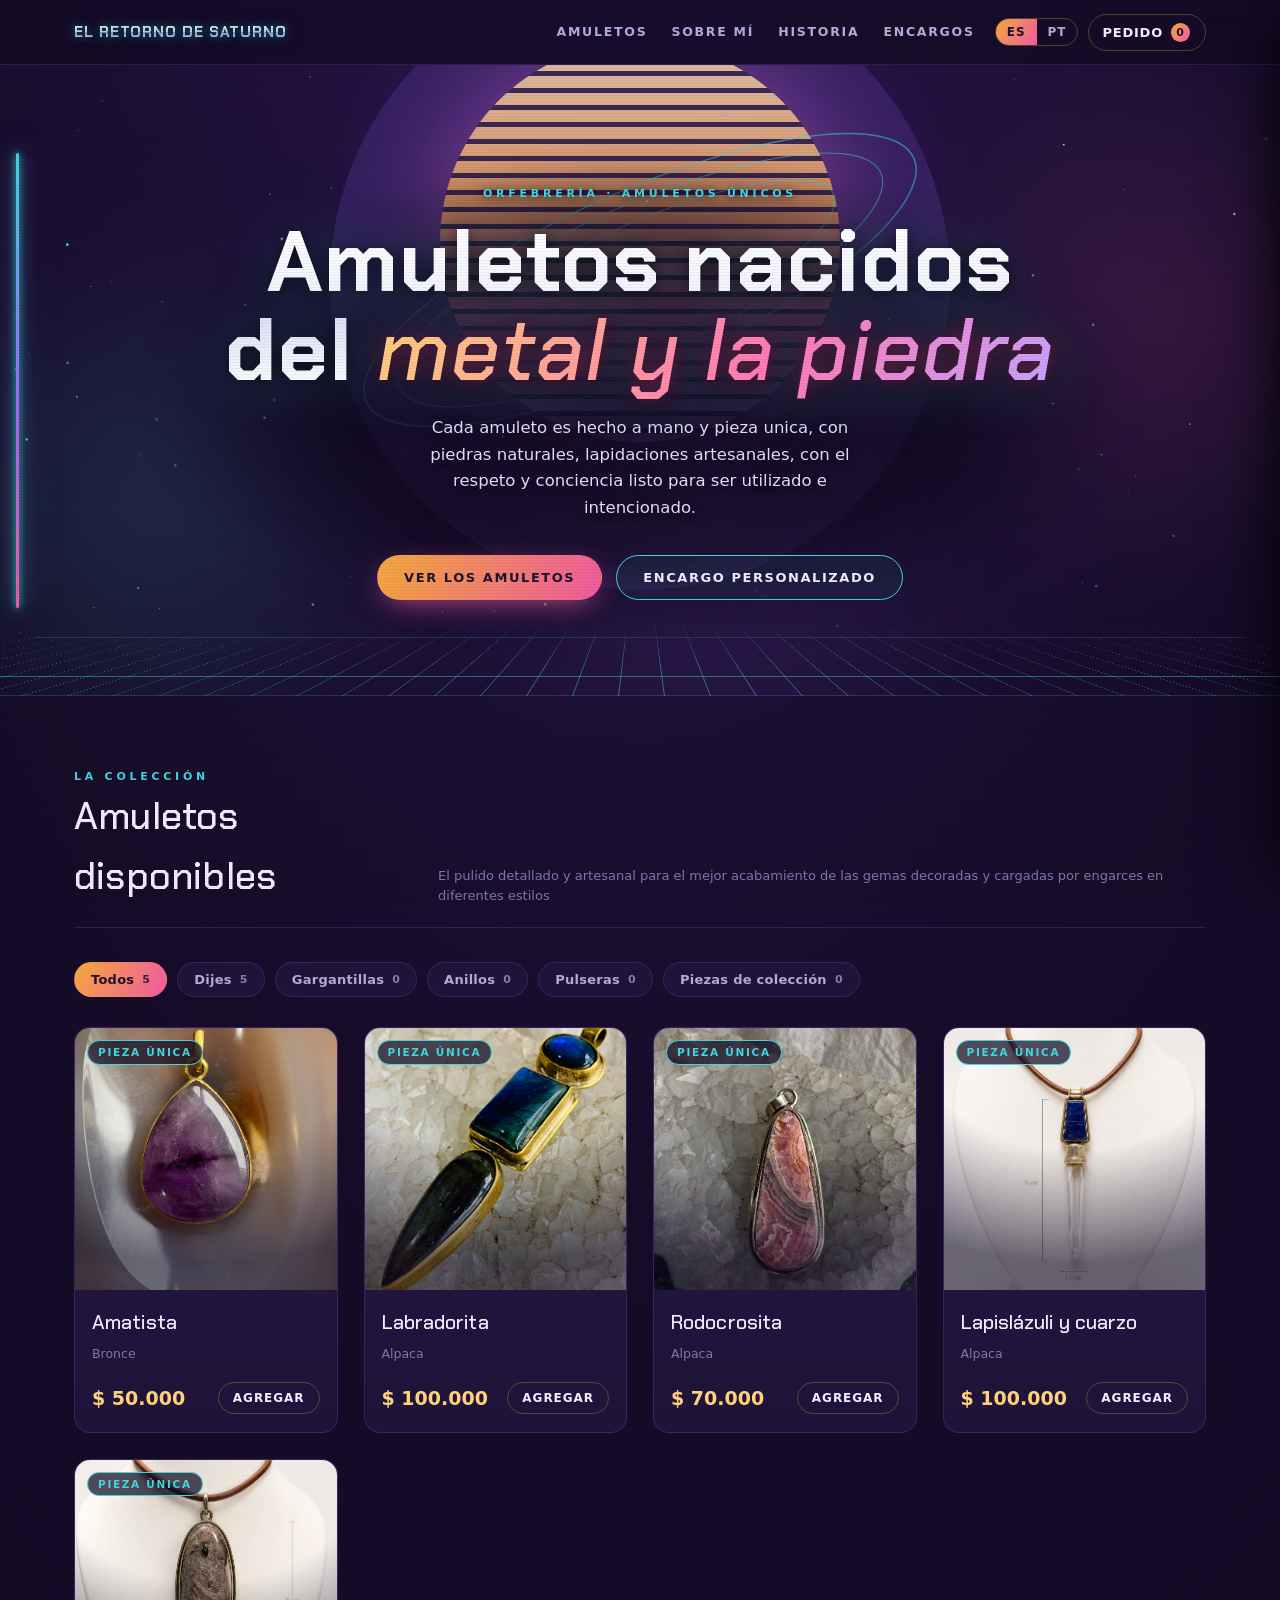
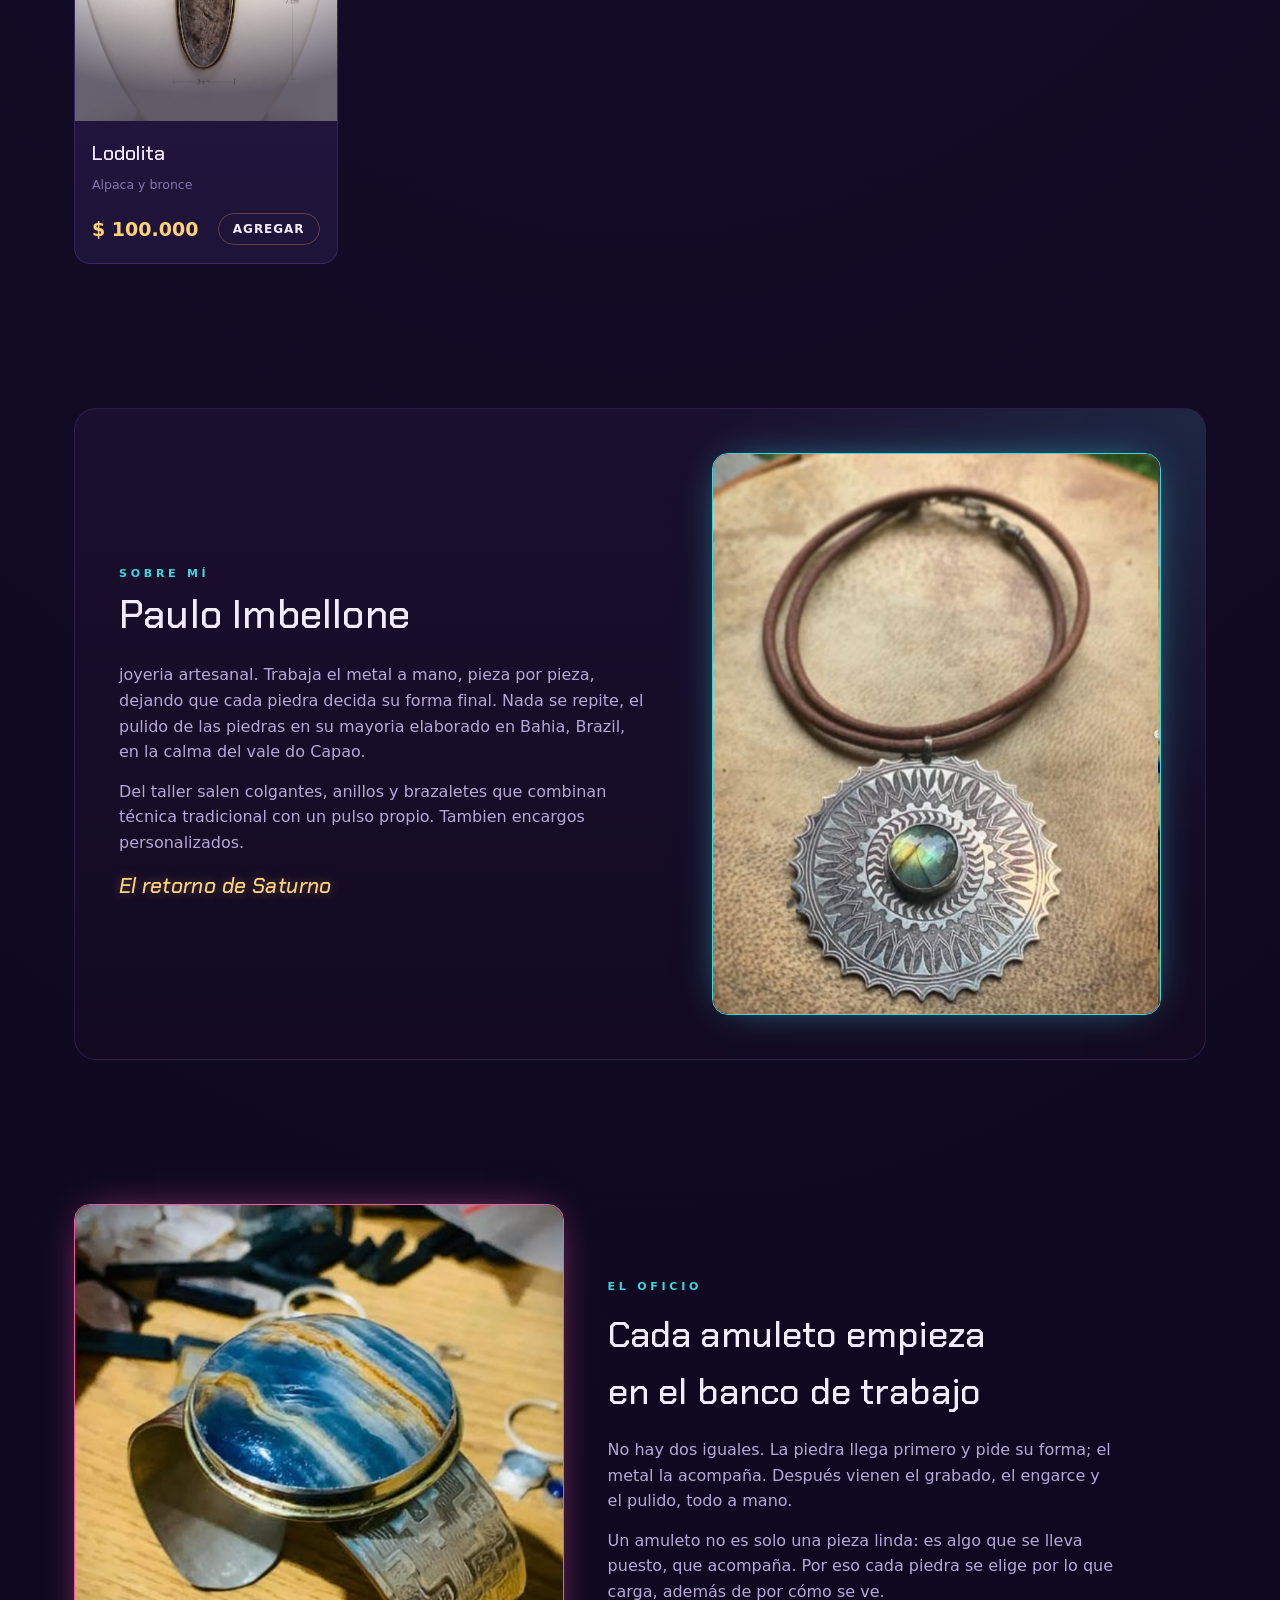
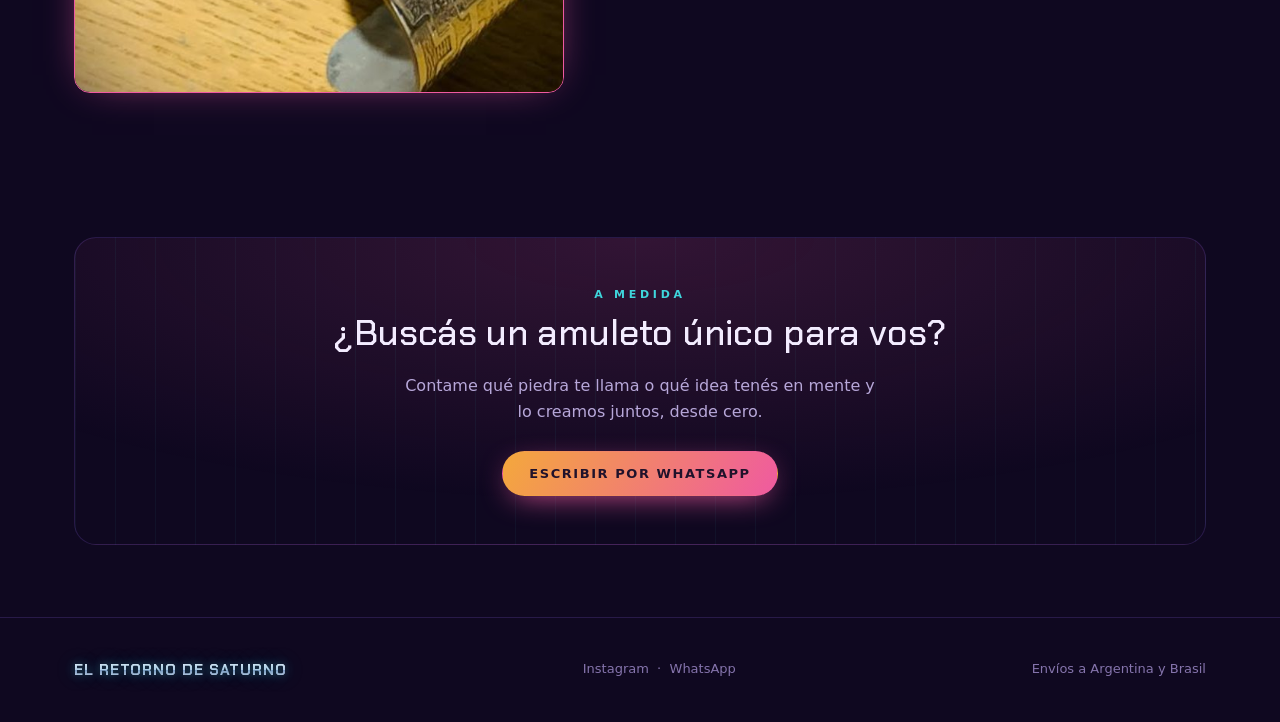
<file: index.html>
<!doctype html>
<html lang="es">
<head>
<meta charset="utf-8">
<meta name="viewport" content="width=device-width, initial-scale=1">
<title>El retorno de Saturno — Amuletos de orfebrería | Paulo Imbellone</title>
<meta name="description" content="Amuletos únicos de plata y piedras naturales, hechos a mano por Paulo Imbellone. Piezas únicas y encargos personalizados. Envíos a Argentina y Brasil.">
<link rel="icon" href="data:image/svg+xml,%3Csvg xmlns='http://www.w3.org/2000/svg' viewBox='0 0 32 32'%3E%3Crect width='32' height='32' rx='7' fill='%230d0c11'/%3E%3Ccircle cx='16' cy='15' r='6' fill='%23e7cd93'/%3E%3Cellipse cx='16' cy='15' rx='12' ry='4' fill='none' stroke='%23c8a25a' stroke-width='1.6' transform='rotate(-20 16 15)'/%3E%3C/svg%3E">
<!-- Vista previa al compartir el link (WhatsApp, redes). Reemplazá la URL por el dominio final. -->
<meta property="og:title" content="El retorno de Saturno — Amuletos de orfebrería">
<meta property="og:description" content="Amuletos únicos de plata y piedras naturales, hechos a mano. Envíos a Argentina y Brasil.">
<meta property="og:type" content="website">
<meta property="og:image" content="img/mandala-labradorita.jpg">
<link rel="stylesheet" href="css/fuentes.css">
<link rel="stylesheet" href="css/estilos.css">
</head>
<body>

<header>
  <div class="wrap bar">
    <div class="brand">El retorno de <b>Saturno</b></div>
    <nav class="links">
      <a href="#amuletos" data-k="nav_amuletos">Amuletos</a>
      <a href="#artista" data-k="nav_artista">Sobre mí</a>
      <a href="#historia" data-k="nav_historia">Historia</a>
      <a href="#encargos" data-k="nav_encargos">Encargos</a>
    </nav>
    <div class="tools">
      <div class="lang">
        <button data-lang="es" class="on">ES</button>
        <button data-lang="pt">PT</button>
      </div>
      <button class="cartbtn" onclick="ERS.openCart()">
        <span data-k="cart_word">Pedido</span>
        <span class="count" id="count">0</span>
      </button>
    </div>
  </div>
</header>

<section class="hero">
  <i class="neon-l" aria-hidden="true"></i>
  <span class="fog" aria-hidden="true"><i class="f1"></i><i class="f2"></i><i class="f3"></i></span>
  <canvas id="stars"></canvas>
  <svg class="halo" viewBox="0 0 600 600" fill="none" aria-hidden="true">
    <defs>
      <radialGradient id="g" cx="50%" cy="50%" r="50%">
        <stop offset="0%" stop-color="#8a76b8" stop-opacity=".28"/>
        <stop offset="55%" stop-color="#8a76b8" stop-opacity="0"/>
      </radialGradient>
    </defs>
    <circle cx="300" cy="300" r="300" fill="url(#g)"/>
    <g transform="rotate(-24 300 300)">
      <ellipse cx="300" cy="300" rx="290" ry="86" stroke="#c8a25a" stroke-opacity=".55" stroke-width="1.4"/>
      <ellipse cx="300" cy="300" rx="255" ry="72" stroke="#e7cd93" stroke-opacity=".28" stroke-width="1"/>
      <ellipse cx="300" cy="300" rx="205" ry="54" stroke="#c8a25a" stroke-opacity=".2" stroke-width="1"/>
    </g>
  </svg>
  <div class="wrap inner">
    <div class="eyebrow" data-k="hero_eyebrow">Orfebrería · amuletos únicos</div>
    <h1 data-k="hero_title">Amuletos nacidos del <span class="it">metal y la piedra</span></h1>
    <p class="sub" data-k="hero_sub">Cada amuleto de Paulo Imbellone es único, forjado a mano y engarzado con piedras naturales. Envíos a toda Argentina y Brasil.</p>
    <div class="cta-row">
      <button class="btn solid" onclick="ERS.goTo('#amuletos')" data-k="hero_cta1">Ver los amuletos</button>
      <button class="btn ghost" onclick="ERS.goTo('#encargos')" data-k="hero_cta2">Encargo personalizado</button>
    </div>
  </div>
</section>

<main class="wrap">
  <section id="amuletos">
    <div class="sec-head">
      <div>
        <div class="eyebrow" data-k="collection_eyebrow">La colección</div>
        <h2 data-k="collection_title">Amuletos disponibles</h2>
      </div>
      <p data-k="collection_note">Cada uno es único — cuando se va, se va.</p>
    </div>
    <div class="pills" id="pills"></div>
    <div class="grid" id="grid"></div>
  </section>

  <section id="artista">
    <div class="about">
      <div>
        <div class="eyebrow" data-k="about_eyebrow">Sobre mí</div>
        <h2 data-k="about_title">Paulo Imbellone</h2>
        <p data-k="about_p1"></p>
        <p data-k="about_p2"></p>
        <div class="sig" data-k="about_sig">El retorno de Saturno</div>
      </div>
      <div class="art"><img src="img/mandala-labradorita.jpg" alt="Amuleto de plata con labradorita sobre cuero"></div>
    </div>
  </section>

  <section id="historia">
    <div class="historia">
      <div class="art"><img src="img/onix-azul.jpg" alt="Brazalete de plata en el taller"></div>
      <div>
        <div class="eyebrow" data-k="historia_eyebrow">El oficio</div>
        <h2 data-k="historia_title">Cada amuleto empieza en el banco de trabajo</h2>
        <p data-k="historia_p1"></p>
        <p data-k="historia_p2"></p>
      </div>
    </div>
  </section>

  <section id="encargos">
    <div class="custom">
      <div class="eyebrow" data-k="custom_eyebrow">A medida</div>
      <h2 data-k="custom_title">¿Buscás un amuleto único para vos?</h2>
      <p data-k="custom_p">Contame qué piedra te llama o qué idea tenés en mente y lo creamos juntos, desde cero.</p>
      <button class="btn solid" onclick="ERS.customWA()" data-k="custom_cta">Escribir por WhatsApp</button>
    </div>
  </section>
</main>

<footer>
  <div class="wrap footrow">
    <div class="brand">El retorno de <b>Saturno</b></div>
    <div>
      <a href="#" data-ig target="_blank" rel="noopener">Instagram</a>
      &nbsp;·&nbsp;
      <a href="#" onclick="ERS.customWA();return false">WhatsApp</a>
    </div>
    <div data-k="foot_ship">Envíos a Argentina y Brasil</div>
  </div>
</footer>

<!-- FICHA -->
<div class="scrim" id="scrim" onclick="if(event.target===this)ERS.closeModal()">
  <div class="modal" id="modal"></div>
</div>

<!-- CARRITO -->
<div class="drawer" id="drawer">
  <h3><span data-k="cart_title">Tu pedido</span><button onclick="ERS.closeCart()" aria-label="Cerrar">✕</button></h3>
  <div class="items" id="items"></div>
  <div class="footer2">
    <div class="subrow"><span data-k="subtotal">Subtotal</span><span class="v" id="subtotal">$ 0</span></div>
    <p class="ship" data-k="ship_note">Coordinamos envío y forma de pago por WhatsApp.</p>
    <button class="wa" id="wabtn" onclick="ERS.checkout()" disabled>
      <svg width="20" height="20" viewBox="0 0 24 24" fill="currentColor"><path d="M12 2a10 10 0 0 0-8.6 15l-1.3 4.7 4.8-1.3A10 10 0 1 0 12 2Zm5.3 14.1c-.2.6-1.2 1.1-1.7 1.2-.4.1-1 .1-1.6-.1-.4-.1-.9-.3-1.5-.6-2.7-1.2-4.4-3.9-4.6-4.1-.1-.2-1-1.4-1-2.6 0-1.2.6-1.8.9-2.1.2-.2.5-.3.7-.3h.5c.2 0 .4 0 .6.5l.8 1.9c.1.2.1.4 0 .5l-.4.6c-.2.2-.3.4-.1.7.2.3.8 1.3 1.7 2.1 1.2 1 2.1 1.4 2.4 1.5.2.1.4.1.5-.1l.7-.8c.2-.2.3-.2.6-.1l1.8.9c.3.1.4.2.5.3.1.2.1.8-.2 1.6Z"/></svg>
      <span data-k="checkout">Finalizar por WhatsApp</span>
    </button>
  </div>
</div>

<script src="js/datos.js"></script>
<script src="js/app.js"></script>
</body>
</html>
</file>
<file: css/fuentes.css>
/* Chakra Petch (SIL OFL) embebida — subsets latin + latin-ext */
@font-face {
  font-family: 'Chakra Petch';
  font-style: italic;
  font-weight: 500;
  font-display: swap;
  src: url([data-uri]) format('woff2');
  unicode-range: U+0100-02BA, U+02BD-02C5, U+02C7-02CC, U+02CE-02D7, U+02DD-02FF, U+0304, U+0308, U+0329, U+1D00-1DBF, U+1E00-1E9F, U+1EF2-1EFF, U+2020, U+20A0-20AB, U+20AD-20C0, U+2113, U+2C60-2C7F, U+A720-A7FF;
}
@font-face {
  font-family: 'Chakra Petch';
  font-style: italic;
  font-weight: 500;
  font-display: swap;
  src: url([data-uri]) format('woff2');
  unicode-range: U+0000-00FF, U+0131, U+0152-0153, U+02BB-02BC, U+02C6, U+02DA, U+02DC, U+0304, U+0308, U+0329, U+2000-206F, U+20AC, U+2122, U+2191, U+2193, U+2212, U+2215, U+FEFF, U+FFFD;
}
@font-face {
  font-family: 'Chakra Petch';
  font-style: normal;
  font-weight: 500;
  font-display: swap;
  src: url([data-uri]) format('woff2');
  unicode-range: U+0100-02BA, U+02BD-02C5, U+02C7-02CC, U+02CE-02D7, U+02DD-02FF, U+0304, U+0308, U+0329, U+1D00-1DBF, U+1E00-1E9F, U+1EF2-1EFF, U+2020, U+20A0-20AB, U+20AD-20C0, U+2113, U+2C60-2C7F, U+A720-A7FF;
}
@font-face {
  font-family: 'Chakra Petch';
  font-style: normal;
  font-weight: 500;
  font-display: swap;
  src: url([data-uri]) format('woff2');
  unicode-range: U+0000-00FF, U+0131, U+0152-0153, U+02BB-02BC, U+02C6, U+02DA, U+02DC, U+0304, U+0308, U+0329, U+2000-206F, U+20AC, U+2122, U+2191, U+2193, U+2212, U+2215, U+FEFF, U+FFFD;
}
@font-face {
  font-family: 'Chakra Petch';
  font-style: normal;
  font-weight: 700;
  font-display: swap;
  src: url([data-uri]) format('woff2');
  unicode-range: U+0100-02BA, U+02BD-02C5, U+02C7-02CC, U+02CE-02D7, U+02DD-02FF, U+0304, U+0308, U+0329, U+1D00-1DBF, U+1E00-1E9F, U+1EF2-1EFF, U+2020, U+20A0-20AB, U+20AD-20C0, U+2113, U+2C60-2C7F, U+A720-A7FF;
}
@font-face {
  font-family: 'Chakra Petch';
  font-style: normal;
  font-weight: 700;
  font-display: swap;
  src: url([data-uri]) format('woff2');
  unicode-range: U+0000-00FF, U+0131, U+0152-0153, U+02BB-02BC, U+02C6, U+02DA, U+02DC, U+0304, U+0308, U+0329, U+2000-206F, U+20AC, U+2122, U+2191, U+2193, U+2212, U+2215, U+FEFF, U+FFFD;
}
</file>
<file: css/estilos.css>
/* ============================================================================
   EL RETORNO DE SATURNO — Estilos "Retrofuturista"
   Variante de la dirección Cosmos: atardecer de neón, cromados, sol de líneas
   y grilla de horizonte. Mismo contenido (datos.js), otra piel.
   ============================================================================ */
:root{
  --bg:#130a22; --bg2:#1a0f2e; --panel:#1e1338; --panel2:#271748;
  --ink:#f3ecff; --muted:#b7a7d9; --faint:#8574ac;
  --amber:#f4a83c; --gold:#f4a83c; --gold-hi:#ffd27a;
  --coral:#ef5aa0; --violet:#9a6cff; --teal:#3fd6dc; --chrome:#e3e8f6;
  --line:rgba(244,168,60,.30); --line-soft:rgba(154,108,255,.18);
  --serif:"Iowan Old Style","Palatino Linotype",Palatino,Georgia,serif;
  --urban:"Chakra Petch","Bahnschrift","Segoe UI",system-ui,sans-serif;
  --sans:system-ui,-apple-system,"Segoe UI",Roboto,Helvetica,Arial,sans-serif;
}
*{box-sizing:border-box}
html{scroll-behavior:smooth}
body{margin:0;background:var(--bg);color:var(--ink);font-family:var(--sans);
  line-height:1.6;-webkit-font-smoothing:antialiased;overflow-x:hidden;
  background-image:radial-gradient(140% 90% at 50% -10%,#2a1550 0%,#160c28 45%,#0f0820 100%)}
/* leve textura de scanlines */
body::before{content:"";position:fixed;inset:0;z-index:1;pointer-events:none;opacity:.35;
  background:repeating-linear-gradient(0deg,rgba(0,0,0,.13) 0 1px,transparent 1px 3px);mix-blend-mode:multiply}
img{max-width:100%;display:block}
a{color:inherit;text-decoration:none}
h1,h2,h3{font-family:var(--urban);font-weight:500;text-wrap:balance;margin:0;letter-spacing:.005em}
.wrap{max-width:1180px;margin:0 auto;padding:0 24px}
.eyebrow{font-family:var(--sans);text-transform:uppercase;letter-spacing:.34em;
  font-size:11px;color:var(--teal);font-weight:700}

/* header */
header{position:sticky;top:0;z-index:40;background:rgba(19,10,34,.7);
  backdrop-filter:blur(14px);border-bottom:1px solid var(--line-soft)}
.bar{display:flex;align-items:center;gap:20px;height:64px}
.brand{font-family:var(--urban);font-weight:700;letter-spacing:.06em;white-space:nowrap;
  text-transform:uppercase;font-size:15px;
  background:linear-gradient(#ffffff,#c7cdea 48%,#8f97c4 52%,#ffffff);
  -webkit-background-clip:text;background-clip:text;color:transparent;
  text-shadow:0 0 10px rgba(63,214,220,.45),0 0 22px rgba(63,214,220,.25)}
.brand b{font-weight:800}
nav.links{display:flex;gap:24px;margin-left:auto;font-size:12.5px;color:var(--muted);
  text-transform:uppercase;letter-spacing:.14em;font-weight:600}
nav.links a:hover{color:var(--teal)}
.tools{display:flex;align-items:center;gap:10px}
.lang{display:flex;border:1px solid var(--line);border-radius:999px;overflow:hidden}
.lang button{background:none;border:0;color:var(--muted);font:700 12px/1 var(--sans);
  padding:7px 11px;cursor:pointer;letter-spacing:.08em}
.lang button.on{background:linear-gradient(120deg,var(--amber),var(--coral));color:#20122b}
.cartbtn{position:relative;background:none;border:1px solid var(--line);color:var(--ink);
  border-radius:999px;padding:8px 15px 8px 13px;cursor:pointer;font:700 13px/1 var(--sans);
  display:flex;align-items:center;gap:8px;text-transform:uppercase;letter-spacing:.06em}
.cartbtn:hover{border-color:var(--teal);box-shadow:0 0 0 1px var(--teal),0 0 18px -4px var(--teal)}
.cartbtn .count{background:linear-gradient(120deg,var(--amber),var(--coral));color:#20122b;
  border-radius:999px;min-width:19px;height:19px;font-size:11px;display:inline-flex;
  align-items:center;justify-content:center;padding:0 5px;font-weight:800}
@media(max-width:820px){nav.links{display:none}}

/* ---------- HERO retrofuturista ---------- */
.hero{position:relative;text-align:center;padding:120px 0 96px;overflow:hidden;isolation:isolate}
/* sol retro de líneas */
.hero::before{content:"";position:absolute;left:50%;top:28%;translate:-50% -50%;z-index:0;
  width:400px;height:400px;max-width:82vw;border-radius:50%;pointer-events:none;opacity:.9;
  background:
    repeating-linear-gradient(180deg,transparent 0 12px,rgba(19,10,34,.9) 12px 17px),
    linear-gradient(180deg,#ffe6a6 0%,#f7a13e 42%,#ef5aa0 72%,#9a6cff 100%);
  box-shadow:0 0 90px -10px rgba(239,90,160,.45),0 0 160px 10px rgba(154,108,255,.3)}
/* grilla de horizonte */
.hero::after{content:"";position:absolute;left:-20%;right:-20%;bottom:0;height:42%;z-index:0;
  pointer-events:none;transform:perspective(340px) rotateX(62deg);transform-origin:bottom center;
  background:
    repeating-linear-gradient(90deg,rgba(63,214,220,.5) 0 1px,transparent 1px 46px),
    repeating-linear-gradient(0deg,rgba(63,214,220,.5) 0 1px,transparent 1px 46px);
  -webkit-mask:linear-gradient(transparent,#000 75%);mask:linear-gradient(transparent,#000 75%)}
#stars{position:absolute;inset:0;width:100%;height:100%;z-index:1}
.hero .halo{position:absolute;left:50%;top:34%;translate:-50% -50%;width:620px;height:620px;
  max-width:120vw;z-index:1;pointer-events:none;opacity:.9}
.hero .halo ellipse{stroke:var(--teal)!important;stroke-opacity:.6!important}
.hero .halo circle{fill:rgba(154,108,255,.18)!important}
.hero .inner{position:relative;z-index:3}
/* fondo oscuro difuso detrás del texto: el sol se ve alrededor, el texto queda legible */
.hero .inner::before{content:"";position:absolute;left:50%;top:52%;translate:-50% -50%;z-index:-1;
  width:min(1150px,128%);height:150%;pointer-events:none;
  background:radial-gradient(58% 54% at 50% 50%,rgba(14,8,26,.9) 0,rgba(14,8,26,.72) 46%,transparent 74%);
  filter:blur(10px)}
.hero .inner .eyebrow{text-shadow:0 1px 8px rgba(10,5,20,.95)}
.hero h1{font-size:clamp(42px,8.5vw,86px);font-weight:700;line-height:1.04;letter-spacing:.012em;margin:14px 0;
  background:linear-gradient(#ffffff,#f1f3fc 46%,#dbe0f3 56%,#ffffff);
  -webkit-background-clip:text;background-clip:text;color:transparent;
  filter:drop-shadow(0 2px 10px rgba(8,4,18,.9)) drop-shadow(0 0 24px rgba(63,214,220,.22))}
.hero h1 .it{font-style:italic;font-weight:500;
  background:linear-gradient(120deg,#ffd27a,#ff7ab6 58%,#c6a3ff);
  -webkit-background-clip:text;background-clip:text;color:transparent;
  filter:drop-shadow(0 0 10px rgba(239,90,160,.55)) drop-shadow(0 2px 8px rgba(8,4,18,.9));
  animation:it-neon 5.5s infinite}
.hero p.sub{max-width:44ch;margin:20px auto 0;color:#e7dcff;font-size:16.5px;
  text-shadow:0 1px 8px rgba(10,5,20,.85)}
.cta-row{display:flex;gap:14px;justify-content:center;flex-wrap:wrap;margin-top:34px}
.btn{font:700 13px/1 var(--sans);letter-spacing:.12em;text-transform:uppercase;
  padding:15px 26px;border-radius:999px;cursor:pointer;border:1px solid transparent;transition:.18s}
.btn.solid{background:linear-gradient(120deg,var(--amber),var(--coral));color:#20122b;
  box-shadow:0 8px 30px -10px var(--coral)}
.btn.solid:hover{filter:brightness(1.08);box-shadow:0 8px 34px -6px var(--coral)}
.btn.ghost{background:rgba(63,214,220,.06);color:var(--ink);border-color:var(--teal)}
.btn.ghost:hover{background:rgba(63,214,220,.14);box-shadow:0 0 20px -6px var(--teal)}

/* sections */
section{padding:72px 0}
.sec-head{display:flex;align-items:flex-end;justify-content:space-between;gap:20px;
  margin-bottom:34px;border-bottom:1px solid var(--line-soft);padding-bottom:20px}
.sec-head h2{font-size:clamp(26px,4vw,38px)}
.sec-head p{color:var(--faint);font-size:13px;margin:6px 0 0}

/* product grid */
.grid{display:grid;grid-template-columns:repeat(auto-fill,minmax(250px,1fr));gap:26px}
.card{background:linear-gradient(180deg,var(--panel2),var(--panel));border:1px solid var(--line-soft);
  border-radius:16px;overflow:hidden;display:flex;flex-direction:column;cursor:pointer;
  transition:.22s;position:relative}
.card:hover{transform:translateY(-4px);border-color:var(--teal);
  box-shadow:0 24px 50px -28px rgba(63,214,220,.55),0 0 0 1px rgba(63,214,220,.4) inset}
.ph{position:relative;aspect-ratio:1/1;overflow:hidden;background:#0d0720}
.ph img{width:100%;height:100%;object-fit:cover;transition:.5s}
.card:hover .ph img{transform:scale(1.05)}
.ph::after{content:"";position:absolute;inset:0;
  background:radial-gradient(120% 90% at 50% 0,transparent 52%,rgba(13,7,32,.6))}
.tag{position:absolute;top:12px;left:12px;z-index:2;background:rgba(19,10,34,.72);
  border:1px solid var(--teal);color:var(--teal);font:700 10.5px/1 var(--sans);
  letter-spacing:.16em;text-transform:uppercase;padding:6px 10px;border-radius:999px}
.card .body{padding:16px 17px 18px;display:flex;flex-direction:column;gap:6px;flex:1}
.card h3{font-size:20px}
.card .mat{color:var(--faint);font-size:12.5px}
.card .foot{margin-top:auto;display:flex;align-items:center;justify-content:space-between;padding-top:12px}
.price{font-family:var(--sans);font-weight:800;font-size:19px;color:var(--gold-hi);
  font-variant-numeric:tabular-nums}
.mini{font:700 12px/1 var(--sans);letter-spacing:.08em;text-transform:uppercase;
  border:1px solid var(--line);color:var(--ink);background:none;border-radius:999px;
  padding:9px 14px;cursor:pointer;transition:.16s}
.mini:hover{background:linear-gradient(120deg,var(--amber),var(--coral));color:#20122b;border-color:transparent}
.mini.in{background:rgba(63,214,220,.14);border-color:var(--teal);color:var(--teal)}

/* about */
.about{display:grid;grid-template-columns:1.1fr .9fr;gap:44px;align-items:center;
  background:linear-gradient(180deg,var(--bg2),var(--bg));border:1px solid var(--line-soft);
  border-radius:22px;padding:44px;position:relative;overflow:hidden}
.about::before{content:"";position:absolute;inset:0;pointer-events:none;
  background:radial-gradient(80% 120% at 100% 0,rgba(63,214,220,.12),transparent 55%)}
.about>*{position:relative}
.about h2{font-size:clamp(26px,4vw,40px);margin-bottom:16px}
.about p{color:var(--muted);margin:0 0 14px;max-width:52ch}
.about .sig{font-family:var(--urban);font-style:italic;font-weight:500;font-size:21px;letter-spacing:.02em;color:var(--gold-hi);margin-top:6px;text-shadow:0 0 12px rgba(255,210,122,.35)}
.about .art{position:relative;aspect-ratio:4/5;border-radius:16px;overflow:hidden;border:1px solid var(--teal);
  box-shadow:0 0 40px -18px var(--teal)}
.about .art img{width:100%;height:100%;object-fit:cover}
@media(max-width:820px){.about{grid-template-columns:1fr;padding:28px}}

/* historia */
.historia{display:grid;grid-template-columns:.9fr 1.1fr;gap:44px;align-items:center}
.historia .art{aspect-ratio:1/1;border-radius:16px;overflow:hidden;border:1px solid var(--coral);
  box-shadow:0 0 40px -18px var(--coral)}
.historia .art img{width:100%;height:100%;object-fit:cover}
.historia h2{font-size:clamp(24px,4vw,36px);margin:10px 0 16px}
.historia p{color:var(--muted);margin:0 0 14px;max-width:50ch}
@media(max-width:820px){.historia{grid-template-columns:1fr}.historia .art{order:-1}}

/* custom band */
.custom{text-align:center;border:1px solid var(--line-soft);border-radius:22px;padding:48px 24px;
  background:
    repeating-linear-gradient(90deg,rgba(63,214,220,.05) 0 1px,transparent 1px 40px),
    radial-gradient(120% 140% at 50% 0,rgba(239,90,160,.16),transparent 62%)}
.custom h2{font-size:clamp(24px,4vw,36px);margin-bottom:12px}
.custom p{color:var(--muted);max-width:48ch;margin:0 auto 26px}

footer{border-top:1px solid var(--line-soft);padding:40px 0;color:var(--faint);font-size:13px}
.footrow{display:flex;flex-wrap:wrap;gap:16px;justify-content:space-between;align-items:center}
footer a:hover{color:var(--teal)}

/* modal */
.scrim{position:fixed;inset:0;z-index:60;background:rgba(8,4,18,.74);backdrop-filter:blur(6px);
  display:none;align-items:center;justify-content:center;padding:20px}
.scrim.open{display:flex}
.modal{background:linear-gradient(180deg,var(--panel2),var(--panel));border:1px solid var(--teal);
  border-radius:20px;max-width:860px;width:100%;max-height:90vh;overflow:auto;
  display:grid;grid-template-columns:1fr 1fr;position:relative;box-shadow:0 0 60px -20px var(--teal)}
.modal .mimg{background:#0d0720;display:flex;flex-direction:column;min-height:0}
.modal .stage{position:relative;flex:1;min-height:300px;overflow:hidden}
.modal .stage #mmain{width:100%;height:100%;object-fit:cover;display:block}
.modal .nav{position:absolute;top:50%;translate:0 -50%;width:40px;height:40px;border-radius:50%;
  border:1px solid rgba(255,255,255,.28);background:rgba(13,7,32,.32);backdrop-filter:blur(4px);
  color:#fff;font-size:22px;cursor:pointer;display:flex;align-items:center;justify-content:center;
  opacity:.7;transition:.16s;z-index:2;padding-bottom:3px}
.modal .nav:hover{opacity:1;background:rgba(13,7,32,.6);border-color:var(--teal);box-shadow:0 0 14px -4px var(--teal)}
.modal .nav.prev{left:10px}
.modal .nav.next{right:10px}
.modal .thumbs{display:flex;gap:6px;padding:8px;background:rgba(13,7,32,.55);overflow-x:auto}
.modal .thumbs .th{flex:0 0 auto;width:54px;height:54px;border-radius:8px;overflow:hidden;
  border:1px solid var(--line-soft);background:none;cursor:pointer;padding:0;transition:.15s}
.modal .thumbs .th.on{border-color:var(--teal);box-shadow:0 0 0 1px var(--teal)}
.modal .thumbs .th img{width:100%;height:100%;object-fit:cover}
.modal .mbody{padding:34px 32px;display:flex;flex-direction:column;gap:14px}
.modal h3{font-size:32px}
.modal .desc{color:var(--muted)}
.modal .stone{background:rgba(154,108,255,.12);border:1px solid var(--line-soft);border-radius:12px;padding:14px 16px}
.modal .stone .lab{font:700 10.5px/1 var(--sans);letter-spacing:.18em;text-transform:uppercase;color:var(--teal)}
.modal .stone p{margin:8px 0 0;color:var(--ink);font-size:14px}
.modal .specs{display:flex;flex-direction:column;gap:8px;border-top:1px solid var(--line-soft);
  border-bottom:1px solid var(--line-soft);padding:16px 0;font-size:14px}
.modal .specs div{display:flex;justify-content:space-between;gap:16px}
.modal .specs span{color:var(--faint)}
.modal .price{font-size:28px;margin:0}
.modal .maction{position:sticky;bottom:0;margin-top:auto;display:flex;align-items:center;
  justify-content:space-between;gap:14px;padding:12px 0 2px;
  background:linear-gradient(180deg,rgba(30,19,56,0),var(--panel) 45%)}
.modal .maction .btn{white-space:nowrap}
.closex{position:absolute;top:16px;right:18px;z-index:2;background:rgba(19,10,34,.72);
  border:1px solid var(--teal);color:var(--ink);width:38px;height:38px;border-radius:50%;
  cursor:pointer;font-size:18px}
@media(max-width:680px){
  .scrim{padding:10px}
  .modal{grid-template-columns:1fr;display:flex;flex-direction:column;max-height:90vh;overflow:hidden;max-width:100%}
  .modal .mimg{flex:0 0 auto}
  .modal .stage{flex:none;min-height:0;height:34vh}
  .modal .nav{width:34px;height:34px;font-size:19px}
  .modal .mbody{flex:1 1 auto;overflow-y:auto;padding:18px 18px 14px;gap:12px}
  .modal .maction{background:var(--panel);border-top:1px solid var(--line-soft);padding:12px 0 2px}
  .modal h3{font-size:24px}.modal .price{font-size:24px}
}

/* cart drawer */
.drawer{position:fixed;top:0;right:0;height:100%;width:min(410px,92vw);z-index:70;
  background:linear-gradient(180deg,var(--bg2),var(--bg));border-left:1px solid var(--teal);
  transform:translateX(100%);transition:.3s;display:flex;flex-direction:column;
  box-shadow:-30px 0 60px -30px #000}
.drawer.open{transform:none}
.drawer h3{font-size:22px;padding:22px 22px 16px;border-bottom:1px solid var(--line-soft);
  display:flex;justify-content:space-between;align-items:center}
.drawer h3 button{background:none;border:0;color:var(--muted);font-size:22px;cursor:pointer}
.items{flex:1;overflow:auto;padding:8px 22px}
.empty{color:var(--faint);text-align:center;padding:60px 10px;font-size:14px}
.item{display:flex;gap:13px;padding:15px 0;border-bottom:1px solid var(--line-soft)}
.item img{width:62px;height:62px;object-fit:cover;border-radius:10px;border:1px solid var(--line-soft)}
.item .g{flex:1;min-width:0}
.item h4{margin:0;font:500 15px/1.3 var(--serif)}
.item .m{color:var(--faint);font-size:12px}
.item .rm{background:none;border:0;color:var(--faint);cursor:pointer;font-size:12px;
  text-decoration:underline;padding:0;margin-top:4px}
.item .p{font-weight:800;color:var(--gold-hi);font-variant-numeric:tabular-nums}
.drawer .footer2{padding:18px 22px 24px;border-top:1px solid var(--line)}
.subrow{display:flex;justify-content:space-between;font-size:15px;margin-bottom:6px}
.subrow .v{font-weight:800;font-size:22px;color:var(--gold-hi);font-variant-numeric:tabular-nums}
.ship{color:var(--faint);font-size:12px;margin:0 0 16px}
.wa{display:flex;align-items:center;justify-content:center;gap:10px;width:100%;
  background:#25a462;color:#04240f;border:0;border-radius:12px;padding:15px;cursor:pointer;
  font:800 15px/1 var(--sans);letter-spacing:.02em}
.wa:hover{background:#2bbd72;box-shadow:0 0 24px -6px #25a462}
.wa:disabled{background:var(--panel);color:var(--faint);cursor:not-allowed;box-shadow:none}
.demo-note{position:fixed;left:12px;bottom:12px;z-index:30;background:rgba(30,19,56,.92);
  border:1px solid var(--line);color:var(--muted);font-size:11.5px;padding:8px 12px;
  border-radius:10px;max-width:270px}
/* filtros por categoría */
.pills{display:flex;gap:10px;flex-wrap:wrap;margin:0 0 30px}
.pill{background:var(--panel);border:1px solid var(--line-soft);color:var(--muted);border-radius:999px;
  padding:10px 16px;cursor:pointer;font:700 13px/1 var(--sans);letter-spacing:.02em;transition:.15s;
  display:inline-flex;gap:8px;align-items:center}
.pill:hover{border-color:var(--teal);color:var(--ink)}
.pill.on{background:linear-gradient(120deg,var(--amber),var(--coral));color:#20122b;border-color:transparent}
.pill .c{font-size:11px;opacity:.7;font-variant-numeric:tabular-nums}
.pill.on .c{opacity:.85}
.cat-vacia{grid-column:1/-1;border:1px dashed var(--line);border-radius:16px;padding:44px 22px;text-align:center;
  color:var(--muted);background:radial-gradient(120% 140% at 50% 0,rgba(154,108,255,.1),transparent 60%)}
.cat-vacia b{display:block;font-family:var(--urban);font-size:21px;color:var(--ink);font-weight:500;margin-bottom:6px}
.cat-vacia p{margin:0}
.cat-vacia a{color:var(--teal);text-decoration:underline;cursor:pointer}

/* piezas vendidas: quedan visibles, marcadas */
.card.sold .ph img{filter:grayscale(.55) brightness(.62)}
.card.sold:hover{transform:none;border-color:var(--line-soft);box-shadow:none}
.card.sold:hover .ph img{transform:none}
.tag.vendido{background:linear-gradient(120deg,#ef5aa0,#9a6cff);color:#fff;border-color:transparent;
  letter-spacing:.16em;box-shadow:0 0 12px rgba(239,90,160,.6)}
.mini.soldbtn,.btn.soldbtn{background:none;border:1px solid var(--coral);color:var(--coral);
  cursor:default;box-shadow:none;letter-spacing:.12em;opacity:1}
.mini.soldbtn:hover,.btn.soldbtn:hover{background:none;color:var(--coral);filter:none;box-shadow:none}
.modal .mimg.sold img{filter:grayscale(.5) brightness(.7)}
.eyebrow.vendido{color:var(--coral)}

/* niebla / humo de neón (mística cyberpunk) */
.hero .fog{position:absolute;inset:0;z-index:1;pointer-events:none;overflow:hidden}
.hero .fog i{position:absolute;width:62vw;height:62vw;max-width:600px;max-height:600px;border-radius:50%;
  filter:blur(64px);opacity:.16;mix-blend-mode:screen}
.hero .fog .f1{background:radial-gradient(circle,#3fd6dc,transparent 62%);left:-12%;top:22%;
  animation:fog1 19s ease-in-out infinite alternate}
.hero .fog .f2{background:radial-gradient(circle,#ef5aa0,transparent 62%);right:-14%;top:-8%;
  animation:fog2 23s ease-in-out infinite alternate}
.hero .fog .f3{background:radial-gradient(circle,#9a6cff,transparent 62%);left:32%;bottom:-22%;
  animation:fog3 27s ease-in-out infinite alternate}
@keyframes fog1{from{transform:translate(0,0)}to{transform:translate(14%,10%)}}
@keyframes fog2{from{transform:translate(0,0)}to{transform:translate(-12%,12%)}}
@keyframes fog3{from{transform:translate(-6%,0)}to{transform:translate(8%,-8%)}}

/* neón cyberpunk — tubo lateral izquierdo (asimétrico) que titila apenas */
.hero .neon-l{position:absolute;left:16px;top:14%;bottom:14%;width:3px;z-index:2;border-radius:3px;
  pointer-events:none;background:linear-gradient(180deg,#3fd6dc,#9a6cff 52%,#ef5aa0);
  box-shadow:0 0 7px #3fd6dc,0 0 18px rgba(63,214,220,.8),0 0 40px rgba(154,108,255,.55);
  animation:neon-flick 5.2s infinite steps(1,end)}
@media(max-width:600px){.hero .neon-l{left:8px;width:2px;top:18%;bottom:18%}}
/* parpadeo del tubo: casi siempre encendido, con caídas breves */
@keyframes neon-flick{
  0%,17%{opacity:1}
  18%{opacity:.4}
  18.6%{opacity:1}
  19%{opacity:.25}
  20%,40%{opacity:1}
  41%{opacity:.6}
  42%,58%{opacity:1}
  59%{opacity:.4}
  59.6%{opacity:1}
  60%{opacity:.55}
  61%,80%{opacity:1}
  81%{opacity:.3}
  82%,92%{opacity:1}
  93%{opacity:.7}
  94%,100%{opacity:1}
}
/* parpadeo apenas perceptible en la palabra de neón del título */
@keyframes it-neon{
  0%,44%{filter:drop-shadow(0 0 10px rgba(239,90,160,.55)) drop-shadow(0 2px 8px rgba(8,4,18,.9))}
  45%{filter:drop-shadow(0 0 3px rgba(239,90,160,.25)) drop-shadow(0 2px 8px rgba(8,4,18,.9))}
  46%,100%{filter:drop-shadow(0 0 10px rgba(239,90,160,.55)) drop-shadow(0 2px 8px rgba(8,4,18,.9))}
}

@media(prefers-reduced-motion:reduce){*{scroll-behavior:auto!important}.card,.ph img{transition:none}
  .hero .neon-l,.hero h1 .it,.hero .fog i{animation:none}}
</file>
